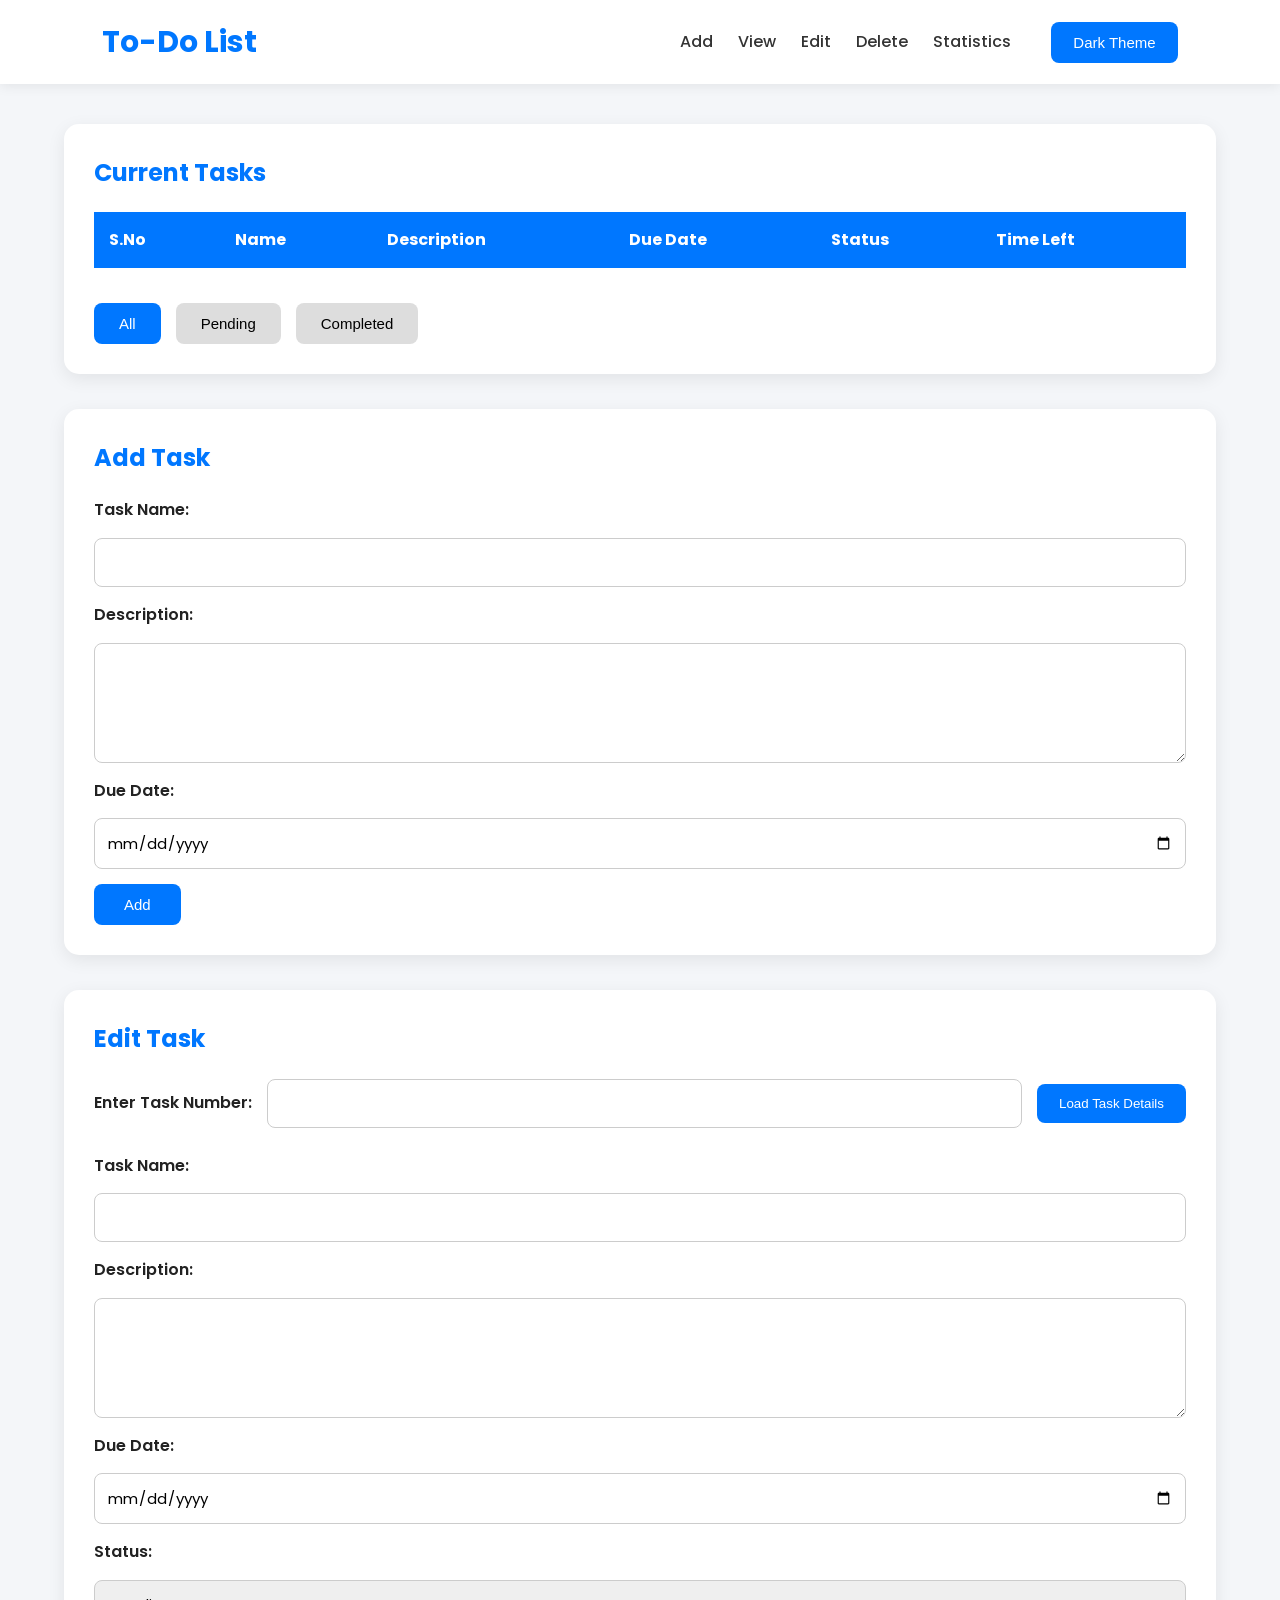
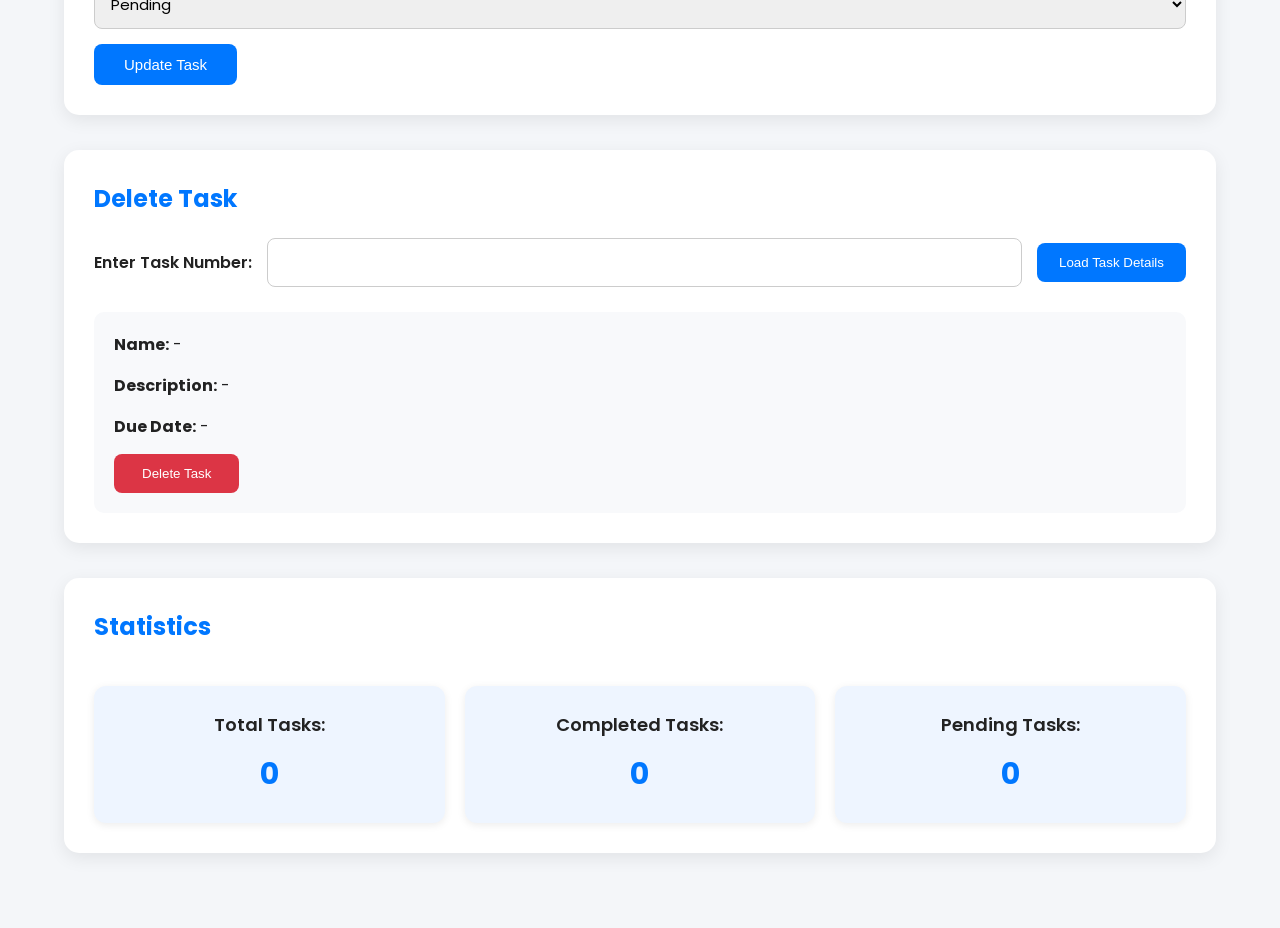
<file: index.html>
<!DOCTYPE html>
<html lang="en">

<head>
    <meta charset="UTF-8">
    <meta name="viewport" content="width=device-width, initial-scale=1.0">
    <title>To-Do List</title>
    <link rel="stylesheet" href="style.css">
</head>

<body id="mainPage">
    <div class="overlay" id="overlay"></div>

    <nav>
        <div class="left">
            <h1><a href="#mainPage">To-Do List</a></h1>
        </div>

        <div class="nav-menu">
            <button id="close-menu" class="close-btn">&times;</button>
            <div class="center">
                <a href="#add">Add</a>
                <a href="#current">View</a>
                <a href="#edit">Edit</a>
                <a href="#delete">Delete</a>
                <a href="#statistics">Statistics</a>
            </div>
            <div class="right main-theme-toggle">
                <button id="change-theme-btn" class="change-theme-btn">Dark Theme</button>
            </div>
        </div>

        <button id="menu-btn">&#9776;</button>
    </nav>

    <main>
        <section id="current" class="current">
            <h2>Current Tasks</h2>
            <div class="table-wrapper">
                <table>
                    <thead>
                        <tr>
                            <th>S.No</th>
                            <th>Name</th>
                            <th>Description</th>
                            <th>Due Date</th>
                            <th>Status</th>
                            <th>Time Left</th>
                        </tr>
                    </thead>
                    <tbody id="task-list">
                        <!-- <tr>
                            <td data-label="S.No">1</td>
                            <td data-label="Name">Buy Groceries</td>
                            <td data-label="Description">Pick up milk, eggs, and bread from store.</td>
                            <td data-label="Due Date">2026-07-10</td>
                            <td data-label="Status">Pending</td>
                            <td data-label="Time Left">8 Days</td>
                        </tr> -->
                    </tbody>
                </table>
            </div>

            <div id="filter-section">
                <button id="filter-menu-btn">&#9776; Filters</button>
                <div id="filter-buttons">
                    <button id="close-filters" class="close-btn">&times;</button>
                    <button class="filter-btn active" data-filter="all">All</button>
                    <button class="filter-btn" data-filter="pending">Pending</button>
                    <button class="filter-btn" data-filter="completed">Completed</button>
                </div>
            </div>
        </section>

        <section id="add" class="add">
            <h2>Add Task</h2>
            <form id="add-task-form">
                <label for="task-name">Task Name:</label>
                <input type="text" id="task-name" name="task-name" required>
                <label for="task-desc">Description:</label>
                <textarea id="task-desc" name="task-desc" required></textarea>
                <label for="task-due">Due Date:</label>
                <input type="date" id="task-due" name="task-due" required>
                <button type="submit">Add</button>
            </form>
        </section>

        <section id="edit" class="edit">
            <h2>Edit Task</h2>
            <div class="search-bar">
                <label for="edit-task-number">Enter Task Number:</label>
                <input type="number" id="edit-task-number" name="edit-task-number" min="1" required>
                <button type="button" id="edit-search-task-btn">Load Task Details</button>
            </div>
            <form id="edit-task-form">
                <label for="edit-task-name">Task Name:</label>
                <input type="text" id="edit-task-name" name="edit-task-name" required>
                <label for="edit-task-desc">Description:</label>
                <textarea id="edit-task-desc" name="edit-task-desc" required></textarea>
                <label for="edit-task-due">Due Date:</label>
                <input type="date" id="edit-task-due" name="edit-task-due" required>
                <label for="edit-task-status">Status:</label>
                <select id="edit-task-status" name="edit-task-status">
                    <option value="Pending">Pending</option>
                    <option value="Completed">Completed</option>
                </select>
                <button type="submit" id="update-btn">Update Task</button>
            </form>
        </section>

        <section id="delete" class="delete">
            <h2>Delete Task</h2>
            <div class="search-bar">
                <label for="delete-task-number">Enter Task Number:</label>
                <input type="number" id="delete-task-number" name="delete-task-number" min="1" required>
                <button type="button" id="delete-search-task-btn">Load Task Details</button>
            </div>
            <div id="delete-task-details">
                <p><strong>Name:</strong> <span id="preview-name">-</span></p>
                <p><strong>Description:</strong> <span id="preview-desc">-</span></p>
                <p><strong>Due Date:</strong> <span id="preview-due">-</span></p>
                <button type="button" id="delete-btn">Delete Task</button>
            </div>
        </section>

        <section id="statistics" class="statistics">
            <h2>Statistics</h2>
            <p>Total Tasks: <span id="total-tasks">0</span></p>
            <p>Completed Tasks: <span id="completed-tasks">0</span></p>
            <p>Pending Tasks: <span id="pending-tasks">0</span></p>
        </section>
    </main>

    <script src="script.js"></script>
</body>

</html>
</file>
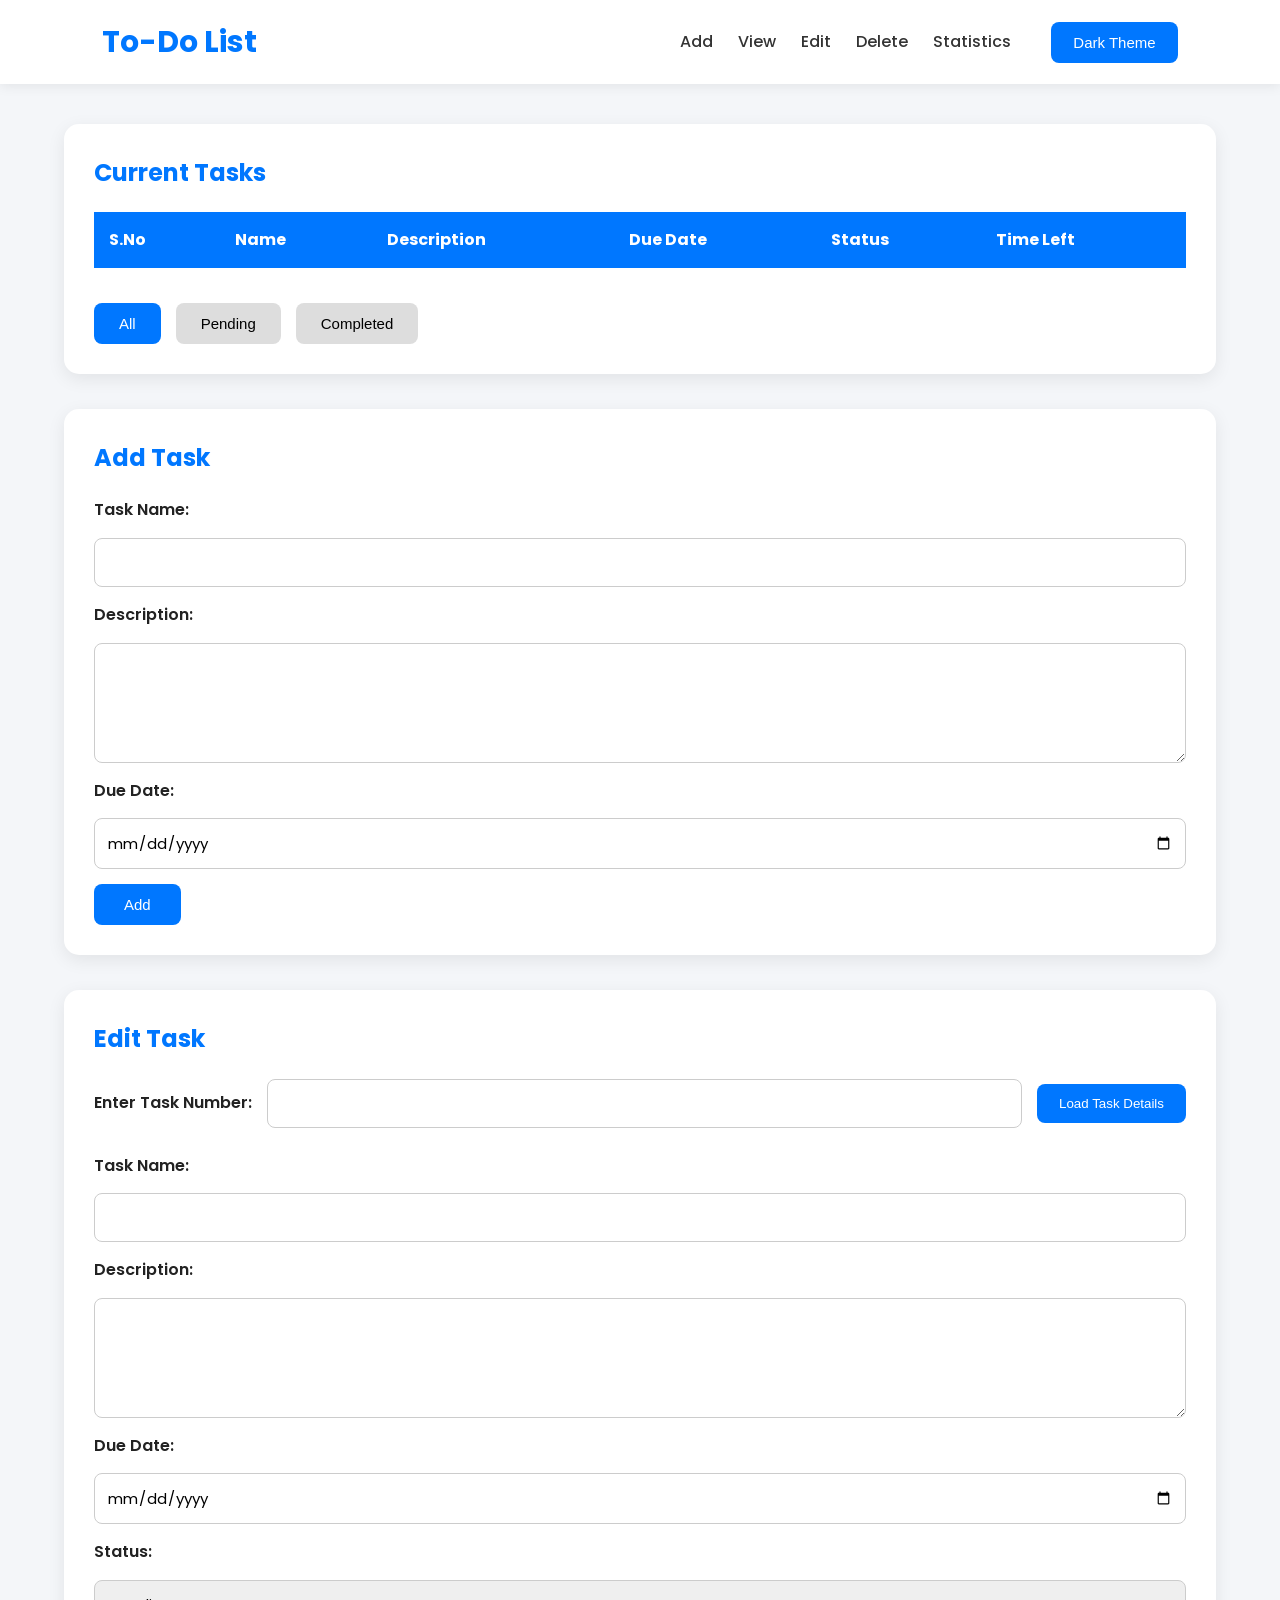
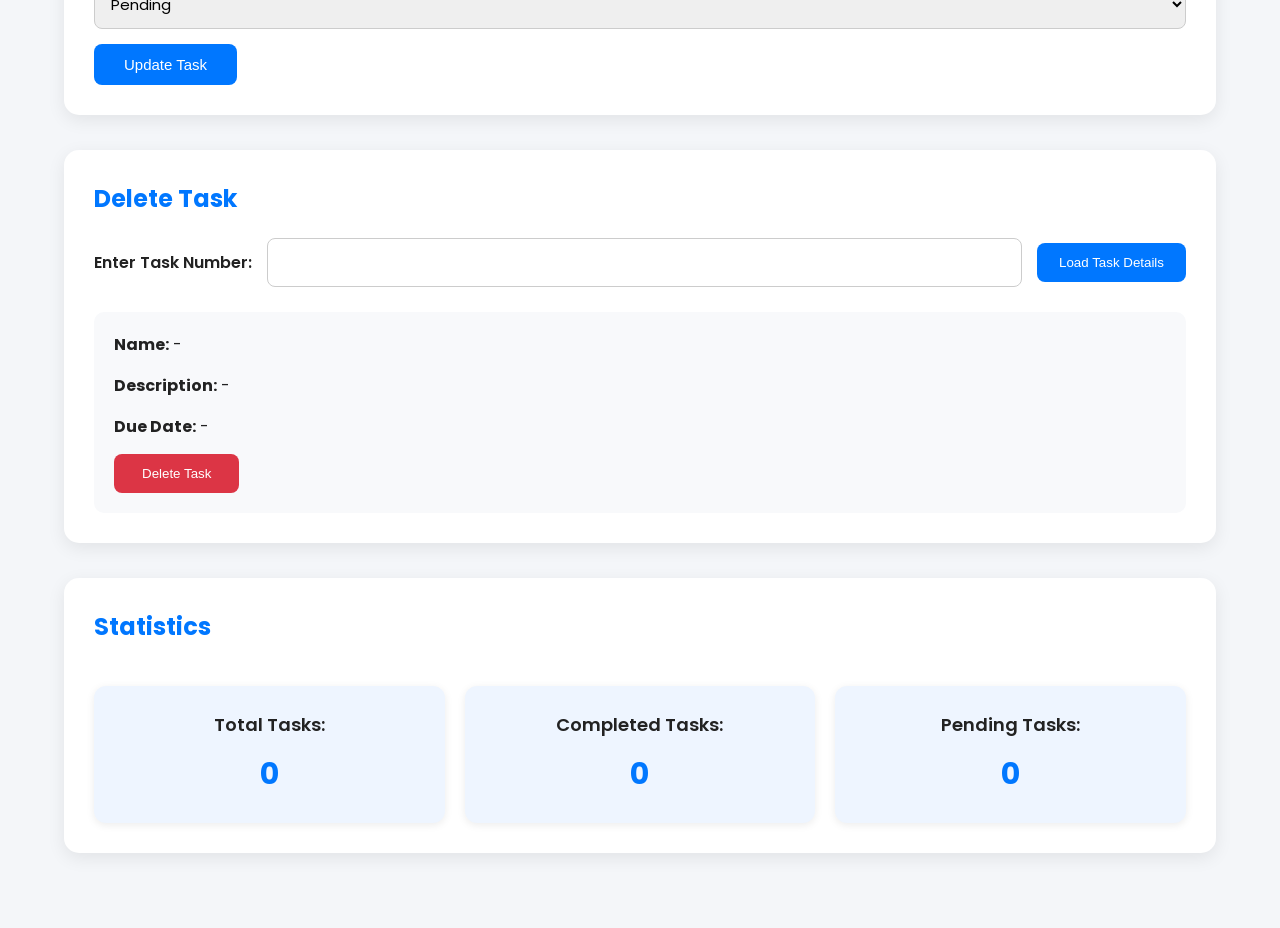
<file: todo.html>
<!DOCTYPE html>
<html lang="en">

<head>
    <meta charset="UTF-8">
    <meta name="viewport" content="width=device-width, initial-scale=1.0">
    <title>To-Do List</title>
    <link rel="stylesheet" href="todo.css">
</head>

<body id="mainPage">
    <div class="overlay" id="overlay"></div>

    <nav>
        <div class="left">
            <h1><a href="#mainPage">To-Do List</a></h1>
        </div>

        <div class="nav-menu">
            <button id="close-menu" class="close-btn">&times;</button>
            <div class="center">
                <a href="#add">Add</a>
                <a href="#current">View</a>
                <a href="#edit">Edit</a>
                <a href="#delete">Delete</a>
                <a href="#statistics">Statistics</a>
            </div>
            <div class="right main-theme-toggle">
                <button id="change-theme-btn" class="change-theme-btn">Dark Theme</button>
            </div>
        </div>

        <button id="menu-btn">&#9776;</button>
    </nav>

    <main>
        <section id="current" class="current">
            <h2>Current Tasks</h2>
            <div class="table-wrapper">
                <table>
                    <thead>
                        <tr>
                            <th>S.No</th>
                            <th>Name</th>
                            <th>Description</th>
                            <th>Due Date</th>
                            <th>Status</th>
                            <th>Time Left</th>
                        </tr>
                    </thead>
                    <tbody id="task-list">
                        <!-- <tr>
                            <td data-label="S.No">1</td>
                            <td data-label="Name">Buy Groceries</td>
                            <td data-label="Description">Pick up milk, eggs, and bread from store.</td>
                            <td data-label="Due Date">2026-07-10</td>
                            <td data-label="Status">Pending</td>
                            <td data-label="Time Left">8 Days</td>
                        </tr> -->
                    </tbody>
                </table>
            </div>

            <div id="filter-section">
                <button id="filter-menu-btn">&#9776; Filters</button>
                <div id="filter-buttons">
                    <button id="close-filters" class="close-btn">&times;</button>
                    <button class="filter-btn active" data-filter="all">All</button>
                    <button class="filter-btn" data-filter="pending">Pending</button>
                    <button class="filter-btn" data-filter="completed">Completed</button>
                </div>
            </div>
        </section>

        <section id="add" class="add">
            <h2>Add Task</h2>
            <form id="add-task-form">
                <label for="task-name">Task Name:</label>
                <input type="text" id="task-name" name="task-name" required>
                <label for="task-desc">Description:</label>
                <textarea id="task-desc" name="task-desc" required></textarea>
                <label for="task-due">Due Date:</label>
                <input type="date" id="task-due" name="task-due" required>
                <button type="submit">Add</button>
            </form>
        </section>

        <section id="edit" class="edit">
            <h2>Edit Task</h2>
            <div class="search-bar">
                <label for="edit-task-number">Enter Task Number:</label>
                <input type="number" id="edit-task-number" name="edit-task-number" min="1" required>
                <button type="button" id="edit-search-task-btn">Load Task Details</button>
            </div>
            <form id="edit-task-form">
                <label for="edit-task-name">Task Name:</label>
                <input type="text" id="edit-task-name" name="edit-task-name" required>
                <label for="edit-task-desc">Description:</label>
                <textarea id="edit-task-desc" name="edit-task-desc" required></textarea>
                <label for="edit-task-due">Due Date:</label>
                <input type="date" id="edit-task-due" name="edit-task-due" required>
                <label for="edit-task-status">Status:</label>
                <select id="edit-task-status" name="edit-task-status">
                    <option value="Pending">Pending</option>
                    <option value="Completed">Completed</option>
                </select>
                <button type="submit" id="update-btn">Update Task</button>
            </form>
        </section>

        <section id="delete" class="delete">
            <h2>Delete Task</h2>
            <div class="search-bar">
                <label for="delete-task-number">Enter Task Number:</label>
                <input type="number" id="delete-task-number" name="delete-task-number" min="1" required>
                <button type="button" id="delete-search-task-btn">Load Task Details</button>
            </div>
            <div id="delete-task-details">
                <p><strong>Name:</strong> <span id="preview-name">-</span></p>
                <p><strong>Description:</strong> <span id="preview-desc">-</span></p>
                <p><strong>Due Date:</strong> <span id="preview-due">-</span></p>
                <button type="button" id="delete-btn">Delete Task</button>
            </div>
        </section>

        <section id="statistics" class="statistics">
            <h2>Statistics</h2>
            <p>Total Tasks: <span id="total-tasks">0</span></p>
            <p>Completed Tasks: <span id="completed-tasks">0</span></p>
            <p>Pending Tasks: <span id="pending-tasks">0</span></p>
        </section>
    </main>

    <script src="todo.js"></script>
</body>

</html>
</file>
<file: style.css>
/* ===========================
   GOOGLE FONT
=========================== */
@import url('https://fonts.googleapis.com/css2?family=Poppins:wght@300;400;500;600;700&display=swap');

/* ===========================
   RESET
=========================== */

* {
    margin: 0;
    padding: 0;
    box-sizing: border-box;
}

html {
    scroll-behavior: smooth;
}

body {
    font-family: 'Poppins', sans-serif;
    background: #f4f6f9;
    color: #222;
    line-height: 1.6;
    transition: .3s;
}

/* ===========================
   OVERLAY
=========================== */

.overlay {
    position: fixed;
    inset: 0;
    background: rgba(0, 0, 0, .45);
    opacity: 0;
    visibility: hidden;
    transition: .3s;
    z-index: 998;
}

.overlay.active {
    opacity: 1;
    visibility: visible;
}

/* ===========================
   NAVBAR & CONTROLS
=========================== */

nav {
    display: flex;
    justify-content: space-between;
    align-items: center;
    padding: 18px 8%;
    background: #ffffff;
    box-shadow: 0 2px 12px rgba(0, 0, 0, .08);
    position: sticky;
    top: 0;
    z-index: 1000;
}

.left h1 a {
    text-decoration: none;
    font-size: 30px;
    color: #0077ff;
}

#menu-btn {
    display: none;
    border: none;
    background: none;
    font-size: 32px;
    cursor: pointer;
    order: 2;
    /* Positions burger menu on the right edge */
}

.nav-menu {
    display: flex;
    align-items: center;
    gap: 40px;
}

.center {
    display: flex;
    gap: 25px;
}

.center a {
    text-decoration: none;
    color: #333;
    font-weight: 500;
    transition: .3s;
}

.center a:hover {
    color: #0077ff;
}

/* Placed on the right side of the menu items */
.right {
    display: block;
}

.right button {
    border: none;
    padding: 12px 22px;
    border-radius: 8px;
    cursor: pointer;
    background: #0077ff;
    color: white;
    font-size: 15px;
    transition: .3s;
}

.right button:hover {
    background: #005ed0;
}

/* Close buttons (x) in sidebar drawers */
.close-btn {
    display: none;
    background: none;
    border: none;
    font-size: 38px;
    cursor: pointer;
    line-height: 1;
    color: #333;
    transition: .3s;
}

.close-btn:hover {
    color: #dc3545;
}

/* ===========================
   MAIN & STRUCTURAL LAYOUT
=========================== */

main {
    width: 90%;
    max-width: 1200px;
    margin: auto;
    padding: 40px 0;
}

section {
    background: white;
    padding: 30px;
    margin-bottom: 35px;
    border-radius: 15px;
    box-shadow: 0 5px 18px rgba(0, 0, 0, .08);
}

section h2 {
    margin-bottom: 20px;
    color: #0077ff;
}

/* ===========================
   TABLE & RESPONSIVE FIXES
=========================== */

.table-wrapper {
    width: 100%;
    margin-bottom: 25px;
}

table {
    width: 100%;
    border-collapse: collapse;
}

thead {
    background: #0077ff;
    color: white;
}

th {
    padding: 15px;
    text-align: left;
}

td {
    padding: 15px;
    border-bottom: 1px solid #ddd;
}

tbody tr:nth-child(even) {
    background: #f8f9fb;
}

tbody tr:hover {
    background: #eef5ff;
}

/* ===========================
   FILTER SECTION (Aligned to Left)
=========================== */

#filter-section {
    padding: 10px 0 0 0;
    display: flex;
    justify-content: flex-start;
}

#filter-menu-btn {
    display: none;
    background: none;
    border: 1px solid #ccc;
    padding: 10px 20px;
    border-radius: 8px;
    font-size: 15px;
    font-weight: 500;
    cursor: pointer;
    transition: .3s;
}

#filter-menu-btn:hover {
    background: #0077ff;
    color: white;
    border-color: #0077ff;
}

#filter-buttons {
    display: flex;
    justify-content: flex-start;
    gap: 15px;
    flex-wrap: wrap;
    transition: .35s;
}

.filter-btn {
    padding: 12px 25px;
    border: none;
    border-radius: 8px;
    cursor: pointer;
    background: #ddd;
    font-size: 15px;
    font-weight: 500;
    transition: .3s;
}

.filter-btn:hover {
    background: #0077ff;
    color: white;
}

.filter-btn.active {
    background: #0077ff;
    color: white;
}

/* ===========================
   FORMS
=========================== */

form {
    display: flex;
    flex-direction: column;
    gap: 15px;
}

label {
    font-weight: 600;
}

input,
textarea,
select {
    width: 100%;
    padding: 12px;
    border: 1px solid #ccc;
    border-radius: 8px;
    font-size: 15px;
    outline: none;
    transition: .3s;
    font-family: 'Poppins', sans-serif;
}

input:focus,
textarea:focus,
select:focus {
    border-color: #0077ff;
    box-shadow: 0 0 6px rgba(0, 119, 255, .25);
}

textarea {
    resize: vertical;
    min-height: 120px;
}

form button {
    width: fit-content;
    padding: 12px 30px;
    border: none;
    border-radius: 8px;
    background: #0077ff;
    color: white;
    cursor: pointer;
    font-size: 15px;
    transition: .3s;
}

form button:hover {
    background: #005ed0;
}

/* ===========================
   SEARCH BAR
=========================== */

.search-bar {
    display: flex;
    align-items: center;
    gap: 15px;
    margin-bottom: 25px;
    flex-wrap: wrap;
}

.search-bar input {
    flex: 1;
    min-width: 200px;
}

.search-bar button {
    border: none;
    background: #0077ff;
    color: white;
    padding: 12px 22px;
    border-radius: 8px;
    cursor: pointer;
    transition: .3s;
}

.search-bar button:hover {
    background: #005ed0;
}

/* ===========================
   DELETE SECTION
=========================== */

#delete-task-details {
    background: #f8f9fb;
    padding: 20px;
    border-radius: 10px;
}

#delete-task-details p {
    margin-bottom: 15px;
}

#delete-btn {
    padding: 12px 28px;
    border: none;
    background: #dc3545;
    color: white;
    border-radius: 8px;
    cursor: pointer;
    transition: .3s;
}

#delete-btn:hover {
    background: #b52b39;
}

/* ===========================
   STATISTICS
=========================== */

.statistics {
    display: grid;
    grid-template-columns: repeat(3, 1fr);
    gap: 20px;
}

.statistics h2 {
    grid-column: 1/-1;
}

.statistics p {
    background: #eef5ff;
    padding: 25px;
    border-radius: 12px;
    text-align: center;
    font-size: 18px;
    font-weight: 600;
    box-shadow: 0 2px 8px rgba(0, 0, 0, .08);
}

.statistics span {
    display: block;
    margin-top: 10px;
    font-size: 30px;
    color: #0077ff;
    font-weight: 700;
}

/* ===========================
   SCROLLBAR
=========================== */

::-webkit-scrollbar {
    width: 10px;
}

::-webkit-scrollbar-track {
    background: #ececec;
}

::-webkit-scrollbar-thumb {
    background: #0077ff;
    border-radius: 20px;
}

::-webkit-scrollbar-thumb:hover {
    background: #005ed0;
}

/* ===========================
   DARK MODE SYSTEM
=========================== */

body.dark-mode {
    background: #181818;
    color: #f2f2f2;
}

body.dark-mode nav {
    background: #222;
    box-shadow: 0 2px 12px rgba(0, 0, 0, .5);
}

body.dark-mode .left h1 {
    color: #4da3ff;
}

body.dark-mode .center a {
    color: #f2f2f2;
}

body.dark-mode .center a:hover {
    color: #4da3ff;
}

body.dark-mode section {
    background: #242424;
    box-shadow: 0 4px 15px rgba(0, 0, 0, .4);
}

body.dark-mode section h2 {
    color: #4da3ff;
}

body.dark-mode table {
    color: #f2f2f2;
}

body.dark-mode thead {
    background: #0b65d8;
}

body.dark-mode tbody tr:nth-child(even) {
    background: #2d2d2d;
}

body.dark-mode tbody tr:hover {
    background: #3a3a3a;
}

body.dark-mode td {
    border-color: #3d3d3d;
}

body.dark-mode input,
body.dark-mode textarea,
body.dark-mode select {
    background: #303030;
    color: #fff;
    border: 1px solid #555;
}

body.dark-mode input:focus,
body.dark-mode textarea:focus,
body.dark-mode select:focus {
    border-color: #4da3ff;
    box-shadow: 0 0 6px rgba(77, 163, 255, .35);
}

body.dark-mode label {
    color: #f2f2f2;
}

body.dark-mode #delete-task-details {
    background: #2d2d2d;
}

body.dark-mode .filter-btn {
    background: #444;
    color: #fff;
}

body.dark-mode .filter-btn:hover,
body.dark-mode .filter-btn.active {
    background: #0b65d8;
}

body.dark-mode .statistics p {
    background: #303030;
    color: #fff;
}

body.dark-mode .statistics span {
    color: #4da3ff;
}

body.dark-mode .close-btn {
    color: #fff;
}

body.dark-mode ::-webkit-scrollbar-track {
    background: #222;
}

body.dark-mode ::-webkit-scrollbar-thumb {
    background: #4da3ff;
}

body.dark-mode .nav-menu,
body.dark-mode #filter-buttons {
    background: #242424;
}

/* ==========================================================================
   MEDIA QUERIES (TABLET & MOBILE BREAKPOINTS)
   ========================================================================== */

/* ==========================
   TABLET & LOWER RESPONSIVE RULES (<1024px)
========================== */
@media(max-width:1024px) {

    nav {
        position: relative;
    }

    #menu-btn {
        display: block;
    }

    .nav-menu {
        position: fixed;
        top: 0;
        right: -320px;
        width: 300px;
        height: 100vh;
        background: white;
        display: flex;
        flex-direction: column;
        justify-content: flex-start;
        align-items: flex-start;
        padding: 40px 30px;
        transition: .35s;
        z-index: 999;
    }

    .nav-menu.active {
        right: 0;
    }

    .nav-menu .close-btn {
        display: block;
        align-self: flex-end;
        margin-bottom: 30px;
    }

    .center {
        display: flex;
        flex-direction: column;
        width: 100%;
    }

    .center a {
        padding: 12px 0;
    }

    .right {
        margin-top: 20px;
        width: 100%;
    }

    .right button {
        width: 100%;
    }

    main {
        width: 95%;
    }

    .statistics {
        grid-template-columns: 1fr;
    }

    .search-bar {
        flex-direction: column;
        align-items: stretch;
    }

    .search-bar input {
        width: 100%;
    }

    .search-bar button {
        width: 100%;
    }

    /* ==========================================
       GRID TABLE METHOD FOR SYSTEM RESPONSIVENESS
       Turns table headers into clear vertical block layers
       ========================================== */
    table,
    thead,
    tbody,
    th,
    td,
    tr {
        display: block;
    }

    /* Completely hide the default flat tabular row structure */
    thead tr {
        position: absolute;
        top: -9999px;
        left: -9999px;
    }

    tr {
        border: 1px solid #ccc;
        margin-bottom: 15px;
        border-radius: 8px;
        overflow: hidden;
        background: #fff;
    }

    body.dark-mode tr {
        border-color: #444;
        background: #1e1e1e;
    }

    td {
        border: none;
        border-bottom: 1px solid #eee;
        position: relative;
        padding-left: 50% !important;
        text-align: right;
    }

    body.dark-mode td {
        border-bottom-color: #333;
    }

    td:last-child {
        border-bottom: none;
    }

    /* Insert corresponding labels dynamically via data attributes */
    td::before {
        position: absolute;
        top: 15px;
        left: 15px;
        width: 45%;
        padding-right: 10px;
        white-space: nowrap;
        text-align: left;
        font-weight: 700;
        color: #0077ff;
        content: attr(data-label);
    }

    body.dark-mode td::before {
        color: #4da3ff;
    }

}

/* ==========================
   MOBILE (768px)
========================== */
@media(max-width:768px) {

    section {
        padding: 20px;
    }

    .left h1 {
        font-size: 24px;
    }

    input,
    textarea,
    select {
        font-size: 14px;
    }

    form button {
        width: 100%;
    }

    #delete-btn {
        width: 100%;
    }

}

/* ==========================
   MOBILE (<480px)
========================== */
@media(max-width:480px) {

    nav {
        padding: 18px;
    }

    .statistics span {
        font-size: 26px;
    }

    section h2 {
        font-size: 22px;
    }

    #filter-menu-btn {
        display: block;
        margin: 0;
    }

    #filter-buttons {
        position: fixed;
        top: 0;
        left: -260px;
        width: 230px;
        height: 100vh;
        background: white;
        display: flex;
        flex-direction: column;
        justify-content: flex-start;
        align-items: stretch;
        padding: 40px 20px;
        gap: 15px;
        z-index: 999;
    }

    #filter-buttons.active {
        left: 0;
    }

    #filter-buttons .close-btn {
        display: block;
        align-self: flex-end;
        margin-bottom: 10px;
    }

}
</file>
<file: todo.css>
/* ===========================
   GOOGLE FONT
=========================== */
@import url('https://fonts.googleapis.com/css2?family=Poppins:wght@300;400;500;600;700&display=swap');

/* ===========================
   RESET
=========================== */

* {
    margin: 0;
    padding: 0;
    box-sizing: border-box;
}

html {
    scroll-behavior: smooth;
}

body {
    font-family: 'Poppins', sans-serif;
    background: #f4f6f9;
    color: #222;
    line-height: 1.6;
    transition: .3s;
}

/* ===========================
   OVERLAY
=========================== */

.overlay {
    position: fixed;
    inset: 0;
    background: rgba(0, 0, 0, .45);
    opacity: 0;
    visibility: hidden;
    transition: .3s;
    z-index: 998;
}

.overlay.active {
    opacity: 1;
    visibility: visible;
}

/* ===========================
   NAVBAR & CONTROLS
=========================== */

nav {
    display: flex;
    justify-content: space-between;
    align-items: center;
    padding: 18px 8%;
    background: #ffffff;
    box-shadow: 0 2px 12px rgba(0, 0, 0, .08);
    position: sticky;
    top: 0;
    z-index: 1000;
}

.left h1 a {
    text-decoration: none;
    font-size: 30px;
    color: #0077ff;
}

#menu-btn {
    display: none;
    border: none;
    background: none;
    font-size: 32px;
    cursor: pointer;
    order: 2;
    /* Positions burger menu on the right edge */
}

.nav-menu {
    display: flex;
    align-items: center;
    gap: 40px;
}

.center {
    display: flex;
    gap: 25px;
}

.center a {
    text-decoration: none;
    color: #333;
    font-weight: 500;
    transition: .3s;
}

.center a:hover {
    color: #0077ff;
}

/* Placed on the right side of the menu items */
.right {
    display: block;
}

.right button {
    border: none;
    padding: 12px 22px;
    border-radius: 8px;
    cursor: pointer;
    background: #0077ff;
    color: white;
    font-size: 15px;
    transition: .3s;
}

.right button:hover {
    background: #005ed0;
}

/* Close buttons (x) in sidebar drawers */
.close-btn {
    display: none;
    background: none;
    border: none;
    font-size: 38px;
    cursor: pointer;
    line-height: 1;
    color: #333;
    transition: .3s;
}

.close-btn:hover {
    color: #dc3545;
}

/* ===========================
   MAIN & STRUCTURAL LAYOUT
=========================== */

main {
    width: 90%;
    max-width: 1200px;
    margin: auto;
    padding: 40px 0;
}

section {
    background: white;
    padding: 30px;
    margin-bottom: 35px;
    border-radius: 15px;
    box-shadow: 0 5px 18px rgba(0, 0, 0, .08);
}

section h2 {
    margin-bottom: 20px;
    color: #0077ff;
}

/* ===========================
   TABLE & RESPONSIVE FIXES
=========================== */

.table-wrapper {
    width: 100%;
    margin-bottom: 25px;
}

table {
    width: 100%;
    border-collapse: collapse;
}

thead {
    background: #0077ff;
    color: white;
}

th {
    padding: 15px;
    text-align: left;
}

td {
    padding: 15px;
    border-bottom: 1px solid #ddd;
}

tbody tr:nth-child(even) {
    background: #f8f9fb;
}

tbody tr:hover {
    background: #eef5ff;
}

/* ===========================
   FILTER SECTION (Aligned to Left)
=========================== */

#filter-section {
    padding: 10px 0 0 0;
    display: flex;
    justify-content: flex-start;
}

#filter-menu-btn {
    display: none;
    background: none;
    border: 1px solid #ccc;
    padding: 10px 20px;
    border-radius: 8px;
    font-size: 15px;
    font-weight: 500;
    cursor: pointer;
    transition: .3s;
}

#filter-menu-btn:hover {
    background: #0077ff;
    color: white;
    border-color: #0077ff;
}

#filter-buttons {
    display: flex;
    justify-content: flex-start;
    gap: 15px;
    flex-wrap: wrap;
    transition: .35s;
}

.filter-btn {
    padding: 12px 25px;
    border: none;
    border-radius: 8px;
    cursor: pointer;
    background: #ddd;
    font-size: 15px;
    font-weight: 500;
    transition: .3s;
}

.filter-btn:hover {
    background: #0077ff;
    color: white;
}

.filter-btn.active {
    background: #0077ff;
    color: white;
}

/* ===========================
   FORMS
=========================== */

form {
    display: flex;
    flex-direction: column;
    gap: 15px;
}

label {
    font-weight: 600;
}

input,
textarea,
select {
    width: 100%;
    padding: 12px;
    border: 1px solid #ccc;
    border-radius: 8px;
    font-size: 15px;
    outline: none;
    transition: .3s;
    font-family: 'Poppins', sans-serif;
}

input:focus,
textarea:focus,
select:focus {
    border-color: #0077ff;
    box-shadow: 0 0 6px rgba(0, 119, 255, .25);
}

textarea {
    resize: vertical;
    min-height: 120px;
}

form button {
    width: fit-content;
    padding: 12px 30px;
    border: none;
    border-radius: 8px;
    background: #0077ff;
    color: white;
    cursor: pointer;
    font-size: 15px;
    transition: .3s;
}

form button:hover {
    background: #005ed0;
}

/* ===========================
   SEARCH BAR
=========================== */

.search-bar {
    display: flex;
    align-items: center;
    gap: 15px;
    margin-bottom: 25px;
    flex-wrap: wrap;
}

.search-bar input {
    flex: 1;
    min-width: 200px;
}

.search-bar button {
    border: none;
    background: #0077ff;
    color: white;
    padding: 12px 22px;
    border-radius: 8px;
    cursor: pointer;
    transition: .3s;
}

.search-bar button:hover {
    background: #005ed0;
}

/* ===========================
   DELETE SECTION
=========================== */

#delete-task-details {
    background: #f8f9fb;
    padding: 20px;
    border-radius: 10px;
}

#delete-task-details p {
    margin-bottom: 15px;
}

#delete-btn {
    padding: 12px 28px;
    border: none;
    background: #dc3545;
    color: white;
    border-radius: 8px;
    cursor: pointer;
    transition: .3s;
}

#delete-btn:hover {
    background: #b52b39;
}

/* ===========================
   STATISTICS
=========================== */

.statistics {
    display: grid;
    grid-template-columns: repeat(3, 1fr);
    gap: 20px;
}

.statistics h2 {
    grid-column: 1/-1;
}

.statistics p {
    background: #eef5ff;
    padding: 25px;
    border-radius: 12px;
    text-align: center;
    font-size: 18px;
    font-weight: 600;
    box-shadow: 0 2px 8px rgba(0, 0, 0, .08);
}

.statistics span {
    display: block;
    margin-top: 10px;
    font-size: 30px;
    color: #0077ff;
    font-weight: 700;
}

/* ===========================
   SCROLLBAR
=========================== */

::-webkit-scrollbar {
    width: 10px;
}

::-webkit-scrollbar-track {
    background: #ececec;
}

::-webkit-scrollbar-thumb {
    background: #0077ff;
    border-radius: 20px;
}

::-webkit-scrollbar-thumb:hover {
    background: #005ed0;
}

/* ===========================
   DARK MODE SYSTEM
=========================== */

body.dark-mode {
    background: #181818;
    color: #f2f2f2;
}

body.dark-mode nav {
    background: #222;
    box-shadow: 0 2px 12px rgba(0, 0, 0, .5);
}

body.dark-mode .left h1 {
    color: #4da3ff;
}

body.dark-mode .center a {
    color: #f2f2f2;
}

body.dark-mode .center a:hover {
    color: #4da3ff;
}

body.dark-mode section {
    background: #242424;
    box-shadow: 0 4px 15px rgba(0, 0, 0, .4);
}

body.dark-mode section h2 {
    color: #4da3ff;
}

body.dark-mode table {
    color: #f2f2f2;
}

body.dark-mode thead {
    background: #0b65d8;
}

body.dark-mode tbody tr:nth-child(even) {
    background: #2d2d2d;
}

body.dark-mode tbody tr:hover {
    background: #3a3a3a;
}

body.dark-mode td {
    border-color: #3d3d3d;
}

body.dark-mode input,
body.dark-mode textarea,
body.dark-mode select {
    background: #303030;
    color: #fff;
    border: 1px solid #555;
}

body.dark-mode input:focus,
body.dark-mode textarea:focus,
body.dark-mode select:focus {
    border-color: #4da3ff;
    box-shadow: 0 0 6px rgba(77, 163, 255, .35);
}

body.dark-mode label {
    color: #f2f2f2;
}

body.dark-mode #delete-task-details {
    background: #2d2d2d;
}

body.dark-mode .filter-btn {
    background: #444;
    color: #fff;
}

body.dark-mode .filter-btn:hover,
body.dark-mode .filter-btn.active {
    background: #0b65d8;
}

body.dark-mode .statistics p {
    background: #303030;
    color: #fff;
}

body.dark-mode .statistics span {
    color: #4da3ff;
}

body.dark-mode .close-btn {
    color: #fff;
}

body.dark-mode ::-webkit-scrollbar-track {
    background: #222;
}

body.dark-mode ::-webkit-scrollbar-thumb {
    background: #4da3ff;
}

body.dark-mode .nav-menu,
body.dark-mode #filter-buttons {
    background: #242424;
}

/* ==========================================================================
   MEDIA QUERIES (TABLET & MOBILE BREAKPOINTS)
   ========================================================================== */

/* ==========================
   TABLET & LOWER RESPONSIVE RULES (<1024px)
========================== */
@media(max-width:1024px) {

    nav {
        position: relative;
    }

    #menu-btn {
        display: block;
    }

    .nav-menu {
        position: fixed;
        top: 0;
        right: -320px;
        width: 300px;
        height: 100vh;
        background: white;
        display: flex;
        flex-direction: column;
        justify-content: flex-start;
        align-items: flex-start;
        padding: 40px 30px;
        transition: .35s;
        z-index: 999;
    }

    .nav-menu.active {
        right: 0;
    }

    .nav-menu .close-btn {
        display: block;
        align-self: flex-end;
        margin-bottom: 30px;
    }

    .center {
        display: flex;
        flex-direction: column;
        width: 100%;
    }

    .center a {
        padding: 12px 0;
    }

    .right {
        margin-top: 20px;
        width: 100%;
    }

    .right button {
        width: 100%;
    }

    main {
        width: 95%;
    }

    .statistics {
        grid-template-columns: 1fr;
    }

    .search-bar {
        flex-direction: column;
        align-items: stretch;
    }

    .search-bar input {
        width: 100%;
    }

    .search-bar button {
        width: 100%;
    }

    /* ==========================================
       GRID TABLE METHOD FOR SYSTEM RESPONSIVENESS
       Turns table headers into clear vertical block layers
       ========================================== */
    table,
    thead,
    tbody,
    th,
    td,
    tr {
        display: block;
    }

    /* Completely hide the default flat tabular row structure */
    thead tr {
        position: absolute;
        top: -9999px;
        left: -9999px;
    }

    tr {
        border: 1px solid #ccc;
        margin-bottom: 15px;
        border-radius: 8px;
        overflow: hidden;
        background: #fff;
    }

    body.dark-mode tr {
        border-color: #444;
        background: #1e1e1e;
    }

    td {
        border: none;
        border-bottom: 1px solid #eee;
        position: relative;
        padding-left: 50% !important;
        text-align: right;
    }

    body.dark-mode td {
        border-bottom-color: #333;
    }

    td:last-child {
        border-bottom: none;
    }

    /* Insert corresponding labels dynamically via data attributes */
    td::before {
        position: absolute;
        top: 15px;
        left: 15px;
        width: 45%;
        padding-right: 10px;
        white-space: nowrap;
        text-align: left;
        font-weight: 700;
        color: #0077ff;
        content: attr(data-label);
    }

    body.dark-mode td::before {
        color: #4da3ff;
    }

}

/* ==========================
   MOBILE (768px)
========================== */
@media(max-width:768px) {

    section {
        padding: 20px;
    }

    .left h1 {
        font-size: 24px;
    }

    input,
    textarea,
    select {
        font-size: 14px;
    }

    form button {
        width: 100%;
    }

    #delete-btn {
        width: 100%;
    }

}

/* ==========================
   MOBILE (<480px)
========================== */
@media(max-width:480px) {

    nav {
        padding: 18px;
    }

    .statistics span {
        font-size: 26px;
    }

    section h2 {
        font-size: 22px;
    }

    #filter-menu-btn {
        display: block;
        margin: 0;
    }

    #filter-buttons {
        position: fixed;
        top: 0;
        left: -260px;
        width: 230px;
        height: 100vh;
        background: white;
        display: flex;
        flex-direction: column;
        justify-content: flex-start;
        align-items: stretch;
        padding: 40px 20px;
        gap: 15px;
        z-index: 999;
    }

    #filter-buttons.active {
        left: 0;
    }

    #filter-buttons .close-btn {
        display: block;
        align-self: flex-end;
        margin-bottom: 10px;
    }

}
</file>
